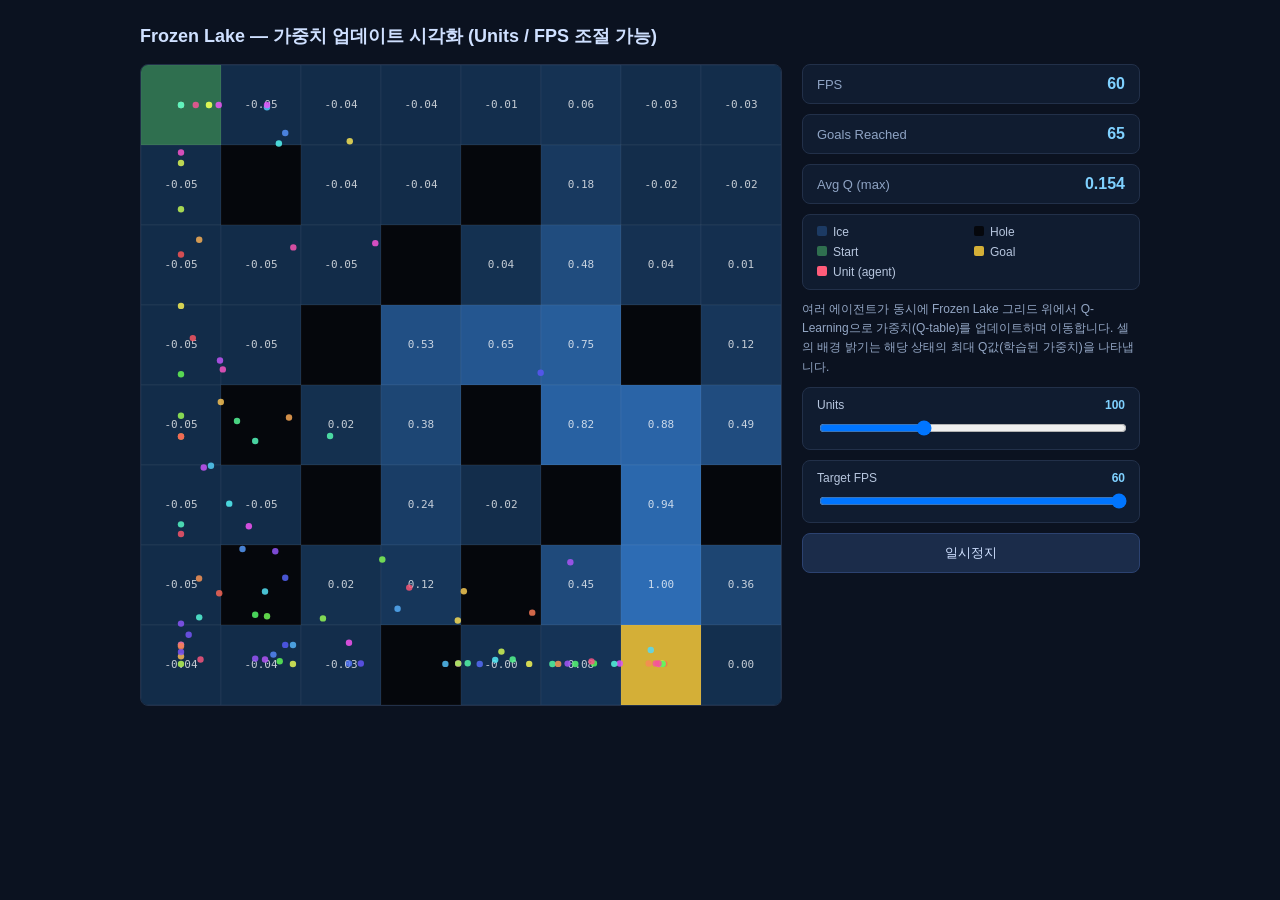
<file: frozen-lake-viz/index.html>
<!DOCTYPE html>
<html lang="ko">
<head>
<meta charset="UTF-8">
<title>Frozen Lake - Q-Learning 100 Units Visualization</title>
<link rel="stylesheet" href="style.css">
</head>
<body>
  <div class="app">
    <h1>Frozen Lake — 가중치 업데이트 시각화 (Units / FPS 조절 가능)</h1>
    <div class="layout">
      <canvas id="lake" width="640" height="640"></canvas>
      <div class="panel">
        <div class="stat"><span>FPS</span><b id="stat-fps">0</b></div>
        <div class="stat"><span>Goals Reached</span><b id="stat-goals">0</b></div>
        <div class="stat"><span>Avg Q (max)</span><b id="stat-avgq">0.000</b></div>
        <div class="legend">
          <div><span class="swatch ice"></span>Ice</div>
          <div><span class="swatch hole"></span>Hole</div>
          <div><span class="swatch start"></span>Start</div>
          <div><span class="swatch goal"></span>Goal</div>
          <div><span class="swatch agent"></span>Unit (agent)</div>
        </div>
        <p class="desc">
          여러 에이전트가 동시에 Frozen Lake 그리드 위에서 Q-Learning으로
          가중치(Q-table)를 업데이트하며 이동합니다. 셀의 배경 밝기는 해당 상태의
          최대 Q값(학습된 가중치)을 나타냅니다.
        </p>
        <div class="control">
          <label for="units-slider">Units <span id="units-value">100</span></label>
          <input type="range" id="units-slider" min="1" max="300" value="100" step="1">
        </div>
        <div class="control">
          <label for="fps-slider">Target FPS <span id="fps-value">60</span></label>
          <input type="range" id="fps-slider" min="1" max="60" value="60" step="1">
        </div>
        <button id="toggle">일시정지</button>
      </div>
    </div>
  </div>
  <script src="script.js"></script>
</body>
</html>
</file>
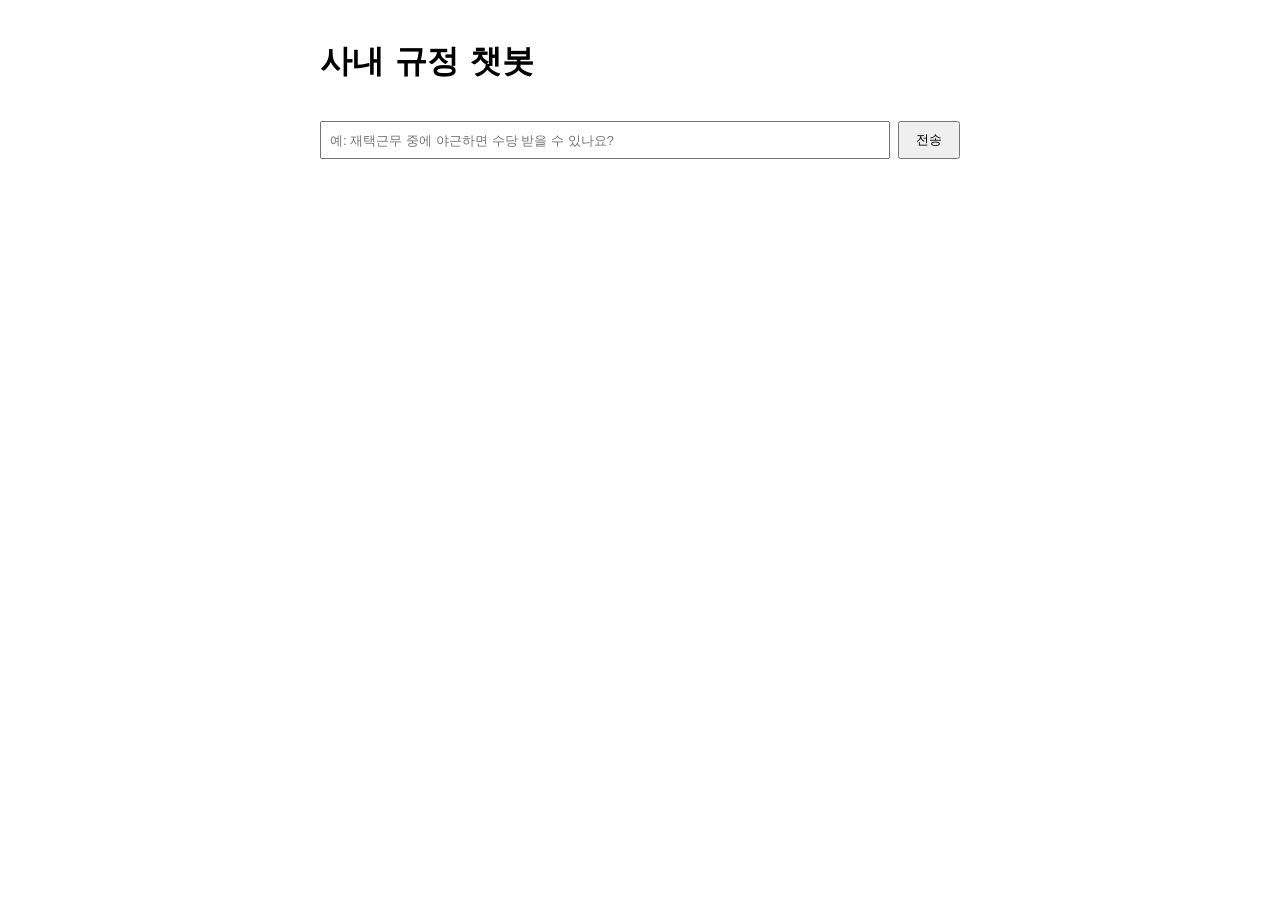
<file: example-projects/rag-regulation-example/static/index.html>
<!doctype html>
<html lang="ko">
<head>
  <meta charset="utf-8">
  <title>사내 규정 챗봇</title>
  <style>
    body { font-family: system-ui, sans-serif; max-width: 640px; margin: 40px auto; padding: 0 16px; }
    #log { display: flex; flex-direction: column; gap: 12px; margin-bottom: 16px; }
    .msg { padding: 10px 14px; border-radius: 8px; white-space: pre-wrap; }
    .msg.user { background: #e8f0fe; align-self: flex-end; }
    .msg.bot { background: #f1f1f1; }
    .msg .sources { margin-top: 6px; font-size: 0.85em; color: #666; }
    form { display: flex; gap: 8px; }
    input { flex: 1; padding: 8px; }
    button { padding: 8px 16px; }
  </style>
</head>
<body>
  <h1>사내 규정 챗봇</h1>
  <div id="log"></div>
  <form id="chat-form">
    <!-- placeholder는 data/sample_regulation.txt로 색인했을 때 실제로 답이 나오는 질문으로 둡니다.
         규정에 없는 내용을 예시로 걸어두면 첫 질문부터 "모른다"가 나와 고장으로 오해받습니다. -->
    <input id="question" placeholder="예: 재택근무 중에 야근하면 수당 받을 수 있나요?" autocomplete="off">
    <button type="submit">전송</button>
  </form>

  <script>
    const log = document.getElementById("log");
    const form = document.getElementById("chat-form");
    const input = document.getElementById("question");

    function addMessage(text, role, sources) {
      const div = document.createElement("div");
      div.className = `msg ${role}`;
      div.textContent = text;
      if (sources && sources.length) {
        const s = document.createElement("div");
        s.className = "sources";
        s.textContent = "출처: " + sources.join(", ");
        div.appendChild(s);
      }
      log.appendChild(div);
      div.scrollIntoView({ behavior: "smooth" });
    }

    form.addEventListener("submit", async (event) => {
      event.preventDefault();
      const question = input.value.trim();
      if (!question) return;

      addMessage(question, "user");
      input.value = "";

      const response = await fetch("/chat", {
        method: "POST",
        headers: { "Content-Type": "application/json" },
        body: JSON.stringify({ question }),
      });
      const data = await response.json();
      addMessage(data.answer, "bot", data.sources);
    });
  </script>
</body>
</html>
</file>
<file: frozen-lake-viz/style.css>
* { box-sizing: border-box; }

body {
  margin: 0;
  min-height: 100vh;
  background: #0b1220;
  color: #e8eef7;
  font-family: -apple-system, BlinkMacSystemFont, "Segoe UI", Pretendard, sans-serif;
  display: flex;
  justify-content: center;
  padding: 24px;
}

.app { max-width: 1000px; width: 100%; }

h1 {
  font-size: 18px;
  font-weight: 600;
  margin: 0 0 16px;
  color: #cfe0ff;
}

.layout {
  display: flex;
  gap: 20px;
  flex-wrap: wrap;
}

canvas {
  background: #0e1a2b;
  border-radius: 8px;
  border: 1px solid #223049;
  image-rendering: pixelated;
}

.panel {
  flex: 1;
  min-width: 220px;
  display: flex;
  flex-direction: column;
  gap: 10px;
}

.stat {
  background: #101c30;
  border: 1px solid #223049;
  border-radius: 8px;
  padding: 10px 14px;
  display: flex;
  justify-content: space-between;
  align-items: center;
  font-size: 13px;
}

.stat span { color: #8fa4c4; }
.stat b { font-size: 16px; color: #7fd1ff; }

.legend {
  display: grid;
  grid-template-columns: 1fr 1fr;
  gap: 6px;
  font-size: 12px;
  color: #b7c6de;
  background: #101c30;
  border: 1px solid #223049;
  border-radius: 8px;
  padding: 10px 14px;
}

.swatch {
  display: inline-block;
  width: 10px;
  height: 10px;
  border-radius: 2px;
  margin-right: 6px;
}
.swatch.ice { background: #1c3a63; }
.swatch.hole { background: #05070c; }
.swatch.start { background: #2f6f4f; }
.swatch.goal { background: #d4af37; }
.swatch.agent { background: #ff5c7a; }

.desc {
  font-size: 12px;
  line-height: 1.6;
  color: #93a6c4;
  margin: 0;
}

.control {
  background: #101c30;
  border: 1px solid #223049;
  border-radius: 8px;
  padding: 10px 14px;
  font-size: 12px;
  color: #b7c6de;
}
.control label {
  display: flex;
  justify-content: space-between;
  margin-bottom: 6px;
}
.control span { color: #7fd1ff; font-weight: 600; }
.control input[type="range"] {
  width: 100%;
}

button {
  background: #1b2c4a;
  border: 1px solid #2c4270;
  color: #cfe0ff;
  padding: 10px;
  border-radius: 8px;
  font-size: 13px;
  cursor: pointer;
}
button:hover { background: #23385e; }
</file>
